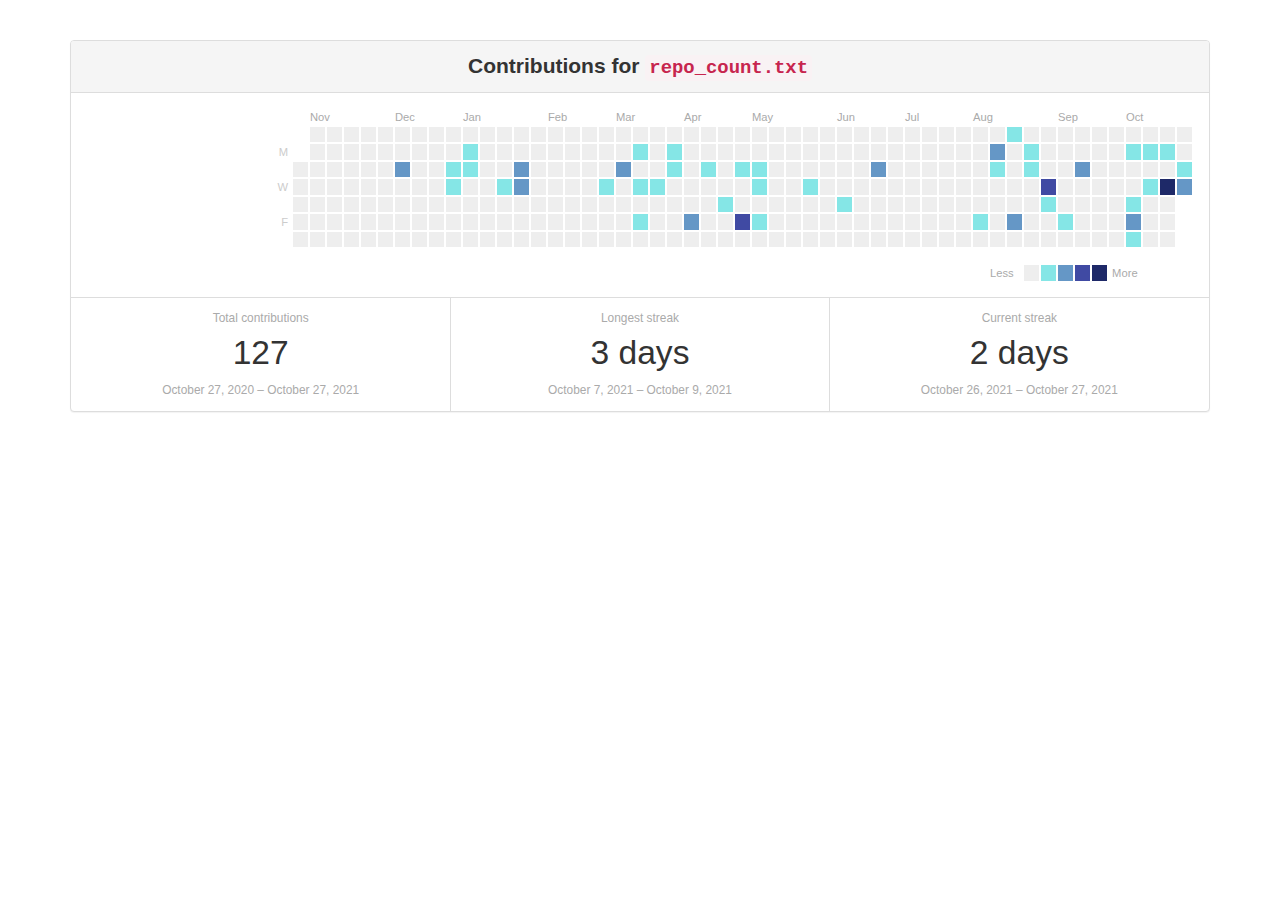
<file: test.html>
<html>

<head>
  <link rel="stylesheet" href="https://maxcdn.bootstrapcdn.com/bootstrap/3.3.4/css/bootstrap.min.css">
  <link rel="stylesheet" href="contributions/static/style.css">
</head>

<body>
  <div class="container">
    <div class="panel panel-default">
      <div class="panel-heading">Contributions for <code>repo_count.txt</code></div>
      <div class="panel-body">
        <center>
        <div class="contributions-graph">
          <div class="calendar-row">
            <div class="cell weekday-heading contrib_empty"></div>
            <div class="cell contrib_empty"></div>
            <div class="cell month-heading contrib_empty">Nov</div>
            <div class="cell contrib_empty"></div>
            <div class="cell contrib_empty"></div>
            <div class="cell contrib_empty"></div>
            <div class="cell month-heading contrib_empty">Dec</div>
            <div class="cell contrib_empty"></div>
            <div class="cell contrib_empty"></div>
            <div class="cell month-heading contrib_empty">Jan</div>
            <div class="cell contrib_empty"></div>
            <div class="cell contrib_empty"></div>
            <div class="cell contrib_empty"></div>
            <div class="cell month-heading contrib_empty">Feb</div>
            <div class="cell contrib_empty"></div>
            <div class="cell contrib_empty"></div>
            <div class="cell month-heading contrib_empty">Mar</div>
            <div class="cell contrib_empty"></div>
            <div class="cell contrib_empty"></div>
            <div class="cell month-heading contrib_empty">Apr</div>
            <div class="cell contrib_empty"></div>
            <div class="cell contrib_empty"></div>
            <div class="cell month-heading contrib_empty">May</div>
            <div class="cell contrib_empty"></div>
            <div class="cell contrib_empty"></div>
            <div class="cell contrib_empty"></div>
            <div class="cell month-heading contrib_empty">Jun</div>
            <div class="cell contrib_empty"></div>
            <div class="cell contrib_empty"></div>
            <div class="cell month-heading contrib_empty">Jul</div>
            <div class="cell contrib_empty"></div>
            <div class="cell contrib_empty"></div>
            <div class="cell month-heading contrib_empty">Aug</div>
            <div class="cell contrib_empty"></div>
            <div class="cell contrib_empty"></div>
            <div class="cell contrib_empty"></div>
            <div class="cell month-heading contrib_empty">Sep</div>
            <div class="cell contrib_empty"></div>
            <div class="cell contrib_empty"></div>
            <div class="cell month-heading contrib_empty">Oct</div>
            <div class="cell contrib_empty"></div>
            <div class="cell contrib_empty"></div>
            </div>
          <div class="calendar-row">
            <div class="cell weekday-heading contrib_empty">
              
            </div>
            <div class="cell contrib_empty">
              <span><strong>No contributions</strong> on October 25, 2020</span>
            </div>
            <div class="cell contrib_grad0">
              <span><strong>No contributions</strong> on November 1, 2020</span>
            </div>
            <div class="cell contrib_grad0">
              <span><strong>No contributions</strong> on November 8, 2020</span>
            </div>
            <div class="cell contrib_grad0">
              <span><strong>No contributions</strong> on November 15, 2020</span>
            </div>
            <div class="cell contrib_grad0">
              <span><strong>No contributions</strong> on November 22, 2020</span>
            </div>
            <div class="cell contrib_grad0">
              <span><strong>No contributions</strong> on November 29, 2020</span>
            </div>
            <div class="cell contrib_grad0">
              <span><strong>No contributions</strong> on December 6, 2020</span>
            </div>
            <div class="cell contrib_grad0">
              <span><strong>No contributions</strong> on December 13, 2020</span>
            </div>
            <div class="cell contrib_grad0">
              <span><strong>No contributions</strong> on December 20, 2020</span>
            </div>
            <div class="cell contrib_grad0">
              <span><strong>No contributions</strong> on December 27, 2020</span>
            </div>
            <div class="cell contrib_grad0">
              <span><strong>No contributions</strong> on January 3, 2021</span>
            </div>
            <div class="cell contrib_grad0">
              <span><strong>No contributions</strong> on January 10, 2021</span>
            </div>
            <div class="cell contrib_grad0">
              <span><strong>No contributions</strong> on January 17, 2021</span>
            </div>
            <div class="cell contrib_grad0">
              <span><strong>No contributions</strong> on January 24, 2021</span>
            </div>
            <div class="cell contrib_grad0">
              <span><strong>No contributions</strong> on January 31, 2021</span>
            </div>
            <div class="cell contrib_grad0">
              <span><strong>No contributions</strong> on February 7, 2021</span>
            </div>
            <div class="cell contrib_grad0">
              <span><strong>No contributions</strong> on February 14, 2021</span>
            </div>
            <div class="cell contrib_grad0">
              <span><strong>No contributions</strong> on February 21, 2021</span>
            </div>
            <div class="cell contrib_grad0">
              <span><strong>No contributions</strong> on February 28, 2021</span>
            </div>
            <div class="cell contrib_grad0">
              <span><strong>No contributions</strong> on March 7, 2021</span>
            </div>
            <div class="cell contrib_grad0">
              <span><strong>No contributions</strong> on March 14, 2021</span>
            </div>
            <div class="cell contrib_grad0">
              <span><strong>No contributions</strong> on March 21, 2021</span>
            </div>
            <div class="cell contrib_grad0">
              <span><strong>No contributions</strong> on March 28, 2021</span>
            </div>
            <div class="cell contrib_grad0">
              <span><strong>No contributions</strong> on April 4, 2021</span>
            </div>
            <div class="cell contrib_grad0">
              <span><strong>No contributions</strong> on April 11, 2021</span>
            </div>
            <div class="cell contrib_grad0">
              <span><strong>No contributions</strong> on April 18, 2021</span>
            </div>
            <div class="cell contrib_grad0">
              <span><strong>No contributions</strong> on April 25, 2021</span>
            </div>
            <div class="cell contrib_grad0">
              <span><strong>No contributions</strong> on May 2, 2021</span>
            </div>
            <div class="cell contrib_grad0">
              <span><strong>No contributions</strong> on May 9, 2021</span>
            </div>
            <div class="cell contrib_grad0">
              <span><strong>No contributions</strong> on May 16, 2021</span>
            </div>
            <div class="cell contrib_grad0">
              <span><strong>No contributions</strong> on May 23, 2021</span>
            </div>
            <div class="cell contrib_grad0">
              <span><strong>No contributions</strong> on May 30, 2021</span>
            </div>
            <div class="cell contrib_grad0">
              <span><strong>No contributions</strong> on June 6, 2021</span>
            </div>
            <div class="cell contrib_grad0">
              <span><strong>No contributions</strong> on June 13, 2021</span>
            </div>
            <div class="cell contrib_grad0">
              <span><strong>No contributions</strong> on June 20, 2021</span>
            </div>
            <div class="cell contrib_grad0">
              <span><strong>No contributions</strong> on June 27, 2021</span>
            </div>
            <div class="cell contrib_grad0">
              <span><strong>No contributions</strong> on July 4, 2021</span>
            </div>
            <div class="cell contrib_grad0">
              <span><strong>No contributions</strong> on July 11, 2021</span>
            </div>
            <div class="cell contrib_grad0">
              <span><strong>No contributions</strong> on July 18, 2021</span>
            </div>
            <div class="cell contrib_grad0">
              <span><strong>No contributions</strong> on July 25, 2021</span>
            </div>
            <div class="cell contrib_grad0">
              <span><strong>No contributions</strong> on August 1, 2021</span>
            </div>
            <div class="cell contrib_grad0">
              <span><strong>No contributions</strong> on August 8, 2021</span>
            </div>
            <div class="cell contrib_grad1">
              <span><strong>1 contribution</strong> on August 15, 2021</span>
            </div>
            <div class="cell contrib_grad0">
              <span><strong>No contributions</strong> on August 22, 2021</span>
            </div>
            <div class="cell contrib_grad0">
              <span><strong>No contributions</strong> on August 29, 2021</span>
            </div>
            <div class="cell contrib_grad0">
              <span><strong>No contributions</strong> on September 5, 2021</span>
            </div>
            <div class="cell contrib_grad0">
              <span><strong>No contributions</strong> on September 12, 2021</span>
            </div>
            <div class="cell contrib_grad0">
              <span><strong>No contributions</strong> on September 19, 2021</span>
            </div>
            <div class="cell contrib_grad0">
              <span><strong>No contributions</strong> on September 26, 2021</span>
            </div>
            <div class="cell contrib_grad0">
              <span><strong>No contributions</strong> on October 3, 2021</span>
            </div>
            <div class="cell contrib_grad0">
              <span><strong>No contributions</strong> on October 10, 2021</span>
            </div>
            <div class="cell contrib_grad0">
              <span><strong>No contributions</strong> on October 17, 2021</span>
            </div>
            <div class="cell contrib_grad0">
              <span><strong>No contributions</strong> on October 24, 2021</span>
            </div>
            
          </div>
          <div class="calendar-row">
            <div class="cell weekday-heading contrib_empty">
              M
            </div>
            <div class="cell contrib_empty">
              <span><strong>No contributions</strong> on October 26, 2020</span>
            </div>
            <div class="cell contrib_grad0">
              <span><strong>No contributions</strong> on November 2, 2020</span>
            </div>
            <div class="cell contrib_grad0">
              <span><strong>No contributions</strong> on November 9, 2020</span>
            </div>
            <div class="cell contrib_grad0">
              <span><strong>No contributions</strong> on November 16, 2020</span>
            </div>
            <div class="cell contrib_grad0">
              <span><strong>No contributions</strong> on November 23, 2020</span>
            </div>
            <div class="cell contrib_grad0">
              <span><strong>No contributions</strong> on November 30, 2020</span>
            </div>
            <div class="cell contrib_grad0">
              <span><strong>No contributions</strong> on December 7, 2020</span>
            </div>
            <div class="cell contrib_grad0">
              <span><strong>No contributions</strong> on December 14, 2020</span>
            </div>
            <div class="cell contrib_grad0">
              <span><strong>No contributions</strong> on December 21, 2020</span>
            </div>
            <div class="cell contrib_grad0">
              <span><strong>No contributions</strong> on December 28, 2020</span>
            </div>
            <div class="cell contrib_grad1">
              <span><strong>1 contribution</strong> on January 4, 2021</span>
            </div>
            <div class="cell contrib_grad0">
              <span><strong>No contributions</strong> on January 11, 2021</span>
            </div>
            <div class="cell contrib_grad0">
              <span><strong>No contributions</strong> on January 18, 2021</span>
            </div>
            <div class="cell contrib_grad0">
              <span><strong>No contributions</strong> on January 25, 2021</span>
            </div>
            <div class="cell contrib_grad0">
              <span><strong>No contributions</strong> on February 1, 2021</span>
            </div>
            <div class="cell contrib_grad0">
              <span><strong>No contributions</strong> on February 8, 2021</span>
            </div>
            <div class="cell contrib_grad0">
              <span><strong>No contributions</strong> on February 15, 2021</span>
            </div>
            <div class="cell contrib_grad0">
              <span><strong>No contributions</strong> on February 22, 2021</span>
            </div>
            <div class="cell contrib_grad0">
              <span><strong>No contributions</strong> on March 1, 2021</span>
            </div>
            <div class="cell contrib_grad0">
              <span><strong>No contributions</strong> on March 8, 2021</span>
            </div>
            <div class="cell contrib_grad1">
              <span><strong>1 contribution</strong> on March 15, 2021</span>
            </div>
            <div class="cell contrib_grad0">
              <span><strong>No contributions</strong> on March 22, 2021</span>
            </div>
            <div class="cell contrib_grad1">
              <span><strong>3 contributions</strong> on March 29, 2021</span>
            </div>
            <div class="cell contrib_grad0">
              <span><strong>No contributions</strong> on April 5, 2021</span>
            </div>
            <div class="cell contrib_grad0">
              <span><strong>No contributions</strong> on April 12, 2021</span>
            </div>
            <div class="cell contrib_grad0">
              <span><strong>No contributions</strong> on April 19, 2021</span>
            </div>
            <div class="cell contrib_grad0">
              <span><strong>No contributions</strong> on April 26, 2021</span>
            </div>
            <div class="cell contrib_grad0">
              <span><strong>No contributions</strong> on May 3, 2021</span>
            </div>
            <div class="cell contrib_grad0">
              <span><strong>No contributions</strong> on May 10, 2021</span>
            </div>
            <div class="cell contrib_grad0">
              <span><strong>No contributions</strong> on May 17, 2021</span>
            </div>
            <div class="cell contrib_grad0">
              <span><strong>No contributions</strong> on May 24, 2021</span>
            </div>
            <div class="cell contrib_grad0">
              <span><strong>No contributions</strong> on May 31, 2021</span>
            </div>
            <div class="cell contrib_grad0">
              <span><strong>No contributions</strong> on June 7, 2021</span>
            </div>
            <div class="cell contrib_grad0">
              <span><strong>No contributions</strong> on June 14, 2021</span>
            </div>
            <div class="cell contrib_grad0">
              <span><strong>No contributions</strong> on June 21, 2021</span>
            </div>
            <div class="cell contrib_grad0">
              <span><strong>No contributions</strong> on June 28, 2021</span>
            </div>
            <div class="cell contrib_grad0">
              <span><strong>No contributions</strong> on July 5, 2021</span>
            </div>
            <div class="cell contrib_grad0">
              <span><strong>No contributions</strong> on July 12, 2021</span>
            </div>
            <div class="cell contrib_grad0">
              <span><strong>No contributions</strong> on July 19, 2021</span>
            </div>
            <div class="cell contrib_grad0">
              <span><strong>No contributions</strong> on July 26, 2021</span>
            </div>
            <div class="cell contrib_grad0">
              <span><strong>No contributions</strong> on August 2, 2021</span>
            </div>
            <div class="cell contrib_grad2">
              <span><strong>4 contributions</strong> on August 9, 2021</span>
            </div>
            <div class="cell contrib_grad0">
              <span><strong>No contributions</strong> on August 16, 2021</span>
            </div>
            <div class="cell contrib_grad1">
              <span><strong>2 contributions</strong> on August 23, 2021</span>
            </div>
            <div class="cell contrib_grad0">
              <span><strong>No contributions</strong> on August 30, 2021</span>
            </div>
            <div class="cell contrib_grad0">
              <span><strong>No contributions</strong> on September 6, 2021</span>
            </div>
            <div class="cell contrib_grad0">
              <span><strong>No contributions</strong> on September 13, 2021</span>
            </div>
            <div class="cell contrib_grad0">
              <span><strong>No contributions</strong> on September 20, 2021</span>
            </div>
            <div class="cell contrib_grad0">
              <span><strong>No contributions</strong> on September 27, 2021</span>
            </div>
            <div class="cell contrib_grad1">
              <span><strong>1 contribution</strong> on October 4, 2021</span>
            </div>
            <div class="cell contrib_grad1">
              <span><strong>2 contributions</strong> on October 11, 2021</span>
            </div>
            <div class="cell contrib_grad1">
              <span><strong>1 contribution</strong> on October 18, 2021</span>
            </div>
            <div class="cell contrib_grad0">
              <span><strong>No contributions</strong> on October 25, 2021</span>
            </div>
            
          </div>
          <div class="calendar-row">
            <div class="cell weekday-heading contrib_empty">
              
            </div>
            <div class="cell contrib_grad0">
              <span><strong>No contributions</strong> on October 27, 2020</span>
            </div>
            <div class="cell contrib_grad0">
              <span><strong>No contributions</strong> on November 3, 2020</span>
            </div>
            <div class="cell contrib_grad0">
              <span><strong>No contributions</strong> on November 10, 2020</span>
            </div>
            <div class="cell contrib_grad0">
              <span><strong>No contributions</strong> on November 17, 2020</span>
            </div>
            <div class="cell contrib_grad0">
              <span><strong>No contributions</strong> on November 24, 2020</span>
            </div>
            <div class="cell contrib_grad0">
              <span><strong>No contributions</strong> on December 1, 2020</span>
            </div>
            <div class="cell contrib_grad2">
              <span><strong>4 contributions</strong> on December 8, 2020</span>
            </div>
            <div class="cell contrib_grad0">
              <span><strong>No contributions</strong> on December 15, 2020</span>
            </div>
            <div class="cell contrib_grad0">
              <span><strong>No contributions</strong> on December 22, 2020</span>
            </div>
            <div class="cell contrib_grad1">
              <span><strong>1 contribution</strong> on December 29, 2020</span>
            </div>
            <div class="cell contrib_grad1">
              <span><strong>1 contribution</strong> on January 5, 2021</span>
            </div>
            <div class="cell contrib_grad0">
              <span><strong>No contributions</strong> on January 12, 2021</span>
            </div>
            <div class="cell contrib_grad0">
              <span><strong>No contributions</strong> on January 19, 2021</span>
            </div>
            <div class="cell contrib_grad2">
              <span><strong>5 contributions</strong> on January 26, 2021</span>
            </div>
            <div class="cell contrib_grad0">
              <span><strong>No contributions</strong> on February 2, 2021</span>
            </div>
            <div class="cell contrib_grad0">
              <span><strong>No contributions</strong> on February 9, 2021</span>
            </div>
            <div class="cell contrib_grad0">
              <span><strong>No contributions</strong> on February 16, 2021</span>
            </div>
            <div class="cell contrib_grad0">
              <span><strong>No contributions</strong> on February 23, 2021</span>
            </div>
            <div class="cell contrib_grad0">
              <span><strong>No contributions</strong> on March 2, 2021</span>
            </div>
            <div class="cell contrib_grad2">
              <span><strong>5 contributions</strong> on March 9, 2021</span>
            </div>
            <div class="cell contrib_grad0">
              <span><strong>No contributions</strong> on March 16, 2021</span>
            </div>
            <div class="cell contrib_grad0">
              <span><strong>No contributions</strong> on March 23, 2021</span>
            </div>
            <div class="cell contrib_grad1">
              <span><strong>1 contribution</strong> on March 30, 2021</span>
            </div>
            <div class="cell contrib_grad0">
              <span><strong>No contributions</strong> on April 6, 2021</span>
            </div>
            <div class="cell contrib_grad1">
              <span><strong>3 contributions</strong> on April 13, 2021</span>
            </div>
            <div class="cell contrib_grad0">
              <span><strong>No contributions</strong> on April 20, 2021</span>
            </div>
            <div class="cell contrib_grad1">
              <span><strong>2 contributions</strong> on April 27, 2021</span>
            </div>
            <div class="cell contrib_grad1">
              <span><strong>2 contributions</strong> on May 4, 2021</span>
            </div>
            <div class="cell contrib_grad0">
              <span><strong>No contributions</strong> on May 11, 2021</span>
            </div>
            <div class="cell contrib_grad0">
              <span><strong>No contributions</strong> on May 18, 2021</span>
            </div>
            <div class="cell contrib_grad0">
              <span><strong>No contributions</strong> on May 25, 2021</span>
            </div>
            <div class="cell contrib_grad0">
              <span><strong>No contributions</strong> on June 1, 2021</span>
            </div>
            <div class="cell contrib_grad0">
              <span><strong>No contributions</strong> on June 8, 2021</span>
            </div>
            <div class="cell contrib_grad0">
              <span><strong>No contributions</strong> on June 15, 2021</span>
            </div>
            <div class="cell contrib_grad2">
              <span><strong>6 contributions</strong> on June 22, 2021</span>
            </div>
            <div class="cell contrib_grad0">
              <span><strong>No contributions</strong> on June 29, 2021</span>
            </div>
            <div class="cell contrib_grad0">
              <span><strong>No contributions</strong> on July 6, 2021</span>
            </div>
            <div class="cell contrib_grad0">
              <span><strong>No contributions</strong> on July 13, 2021</span>
            </div>
            <div class="cell contrib_grad0">
              <span><strong>No contributions</strong> on July 20, 2021</span>
            </div>
            <div class="cell contrib_grad0">
              <span><strong>No contributions</strong> on July 27, 2021</span>
            </div>
            <div class="cell contrib_grad0">
              <span><strong>No contributions</strong> on August 3, 2021</span>
            </div>
            <div class="cell contrib_grad1">
              <span><strong>1 contribution</strong> on August 10, 2021</span>
            </div>
            <div class="cell contrib_grad0">
              <span><strong>No contributions</strong> on August 17, 2021</span>
            </div>
            <div class="cell contrib_grad1">
              <span><strong>3 contributions</strong> on August 24, 2021</span>
            </div>
            <div class="cell contrib_grad0">
              <span><strong>No contributions</strong> on August 31, 2021</span>
            </div>
            <div class="cell contrib_grad0">
              <span><strong>No contributions</strong> on September 7, 2021</span>
            </div>
            <div class="cell contrib_grad2">
              <span><strong>4 contributions</strong> on September 14, 2021</span>
            </div>
            <div class="cell contrib_grad0">
              <span><strong>No contributions</strong> on September 21, 2021</span>
            </div>
            <div class="cell contrib_grad0">
              <span><strong>No contributions</strong> on September 28, 2021</span>
            </div>
            <div class="cell contrib_grad0">
              <span><strong>No contributions</strong> on October 5, 2021</span>
            </div>
            <div class="cell contrib_grad0">
              <span><strong>No contributions</strong> on October 12, 2021</span>
            </div>
            <div class="cell contrib_grad0">
              <span><strong>No contributions</strong> on October 19, 2021</span>
            </div>
            <div class="cell contrib_grad1">
              <span><strong>2 contributions</strong> on October 26, 2021</span>
            </div>
            
          </div>
          <div class="calendar-row">
            <div class="cell weekday-heading contrib_empty">
              W
            </div>
            <div class="cell contrib_grad0">
              <span><strong>No contributions</strong> on October 28, 2020</span>
            </div>
            <div class="cell contrib_grad0">
              <span><strong>No contributions</strong> on November 4, 2020</span>
            </div>
            <div class="cell contrib_grad0">
              <span><strong>No contributions</strong> on November 11, 2020</span>
            </div>
            <div class="cell contrib_grad0">
              <span><strong>No contributions</strong> on November 18, 2020</span>
            </div>
            <div class="cell contrib_grad0">
              <span><strong>No contributions</strong> on November 25, 2020</span>
            </div>
            <div class="cell contrib_grad0">
              <span><strong>No contributions</strong> on December 2, 2020</span>
            </div>
            <div class="cell contrib_grad0">
              <span><strong>No contributions</strong> on December 9, 2020</span>
            </div>
            <div class="cell contrib_grad0">
              <span><strong>No contributions</strong> on December 16, 2020</span>
            </div>
            <div class="cell contrib_grad0">
              <span><strong>No contributions</strong> on December 23, 2020</span>
            </div>
            <div class="cell contrib_grad1">
              <span><strong>2 contributions</strong> on December 30, 2020</span>
            </div>
            <div class="cell contrib_grad0">
              <span><strong>No contributions</strong> on January 6, 2021</span>
            </div>
            <div class="cell contrib_grad0">
              <span><strong>No contributions</strong> on January 13, 2021</span>
            </div>
            <div class="cell contrib_grad1">
              <span><strong>1 contribution</strong> on January 20, 2021</span>
            </div>
            <div class="cell contrib_grad2">
              <span><strong>5 contributions</strong> on January 27, 2021</span>
            </div>
            <div class="cell contrib_grad0">
              <span><strong>No contributions</strong> on February 3, 2021</span>
            </div>
            <div class="cell contrib_grad0">
              <span><strong>No contributions</strong> on February 10, 2021</span>
            </div>
            <div class="cell contrib_grad0">
              <span><strong>No contributions</strong> on February 17, 2021</span>
            </div>
            <div class="cell contrib_grad0">
              <span><strong>No contributions</strong> on February 24, 2021</span>
            </div>
            <div class="cell contrib_grad1">
              <span><strong>1 contribution</strong> on March 3, 2021</span>
            </div>
            <div class="cell contrib_grad0">
              <span><strong>No contributions</strong> on March 10, 2021</span>
            </div>
            <div class="cell contrib_grad1">
              <span><strong>1 contribution</strong> on March 17, 2021</span>
            </div>
            <div class="cell contrib_grad1">
              <span><strong>1 contribution</strong> on March 24, 2021</span>
            </div>
            <div class="cell contrib_grad0">
              <span><strong>No contributions</strong> on March 31, 2021</span>
            </div>
            <div class="cell contrib_grad0">
              <span><strong>No contributions</strong> on April 7, 2021</span>
            </div>
            <div class="cell contrib_grad0">
              <span><strong>No contributions</strong> on April 14, 2021</span>
            </div>
            <div class="cell contrib_grad0">
              <span><strong>No contributions</strong> on April 21, 2021</span>
            </div>
            <div class="cell contrib_grad0">
              <span><strong>No contributions</strong> on April 28, 2021</span>
            </div>
            <div class="cell contrib_grad1">
              <span><strong>2 contributions</strong> on May 5, 2021</span>
            </div>
            <div class="cell contrib_grad0">
              <span><strong>No contributions</strong> on May 12, 2021</span>
            </div>
            <div class="cell contrib_grad0">
              <span><strong>No contributions</strong> on May 19, 2021</span>
            </div>
            <div class="cell contrib_grad1">
              <span><strong>1 contribution</strong> on May 26, 2021</span>
            </div>
            <div class="cell contrib_grad0">
              <span><strong>No contributions</strong> on June 2, 2021</span>
            </div>
            <div class="cell contrib_grad0">
              <span><strong>No contributions</strong> on June 9, 2021</span>
            </div>
            <div class="cell contrib_grad0">
              <span><strong>No contributions</strong> on June 16, 2021</span>
            </div>
            <div class="cell contrib_grad0">
              <span><strong>No contributions</strong> on June 23, 2021</span>
            </div>
            <div class="cell contrib_grad0">
              <span><strong>No contributions</strong> on June 30, 2021</span>
            </div>
            <div class="cell contrib_grad0">
              <span><strong>No contributions</strong> on July 7, 2021</span>
            </div>
            <div class="cell contrib_grad0">
              <span><strong>No contributions</strong> on July 14, 2021</span>
            </div>
            <div class="cell contrib_grad0">
              <span><strong>No contributions</strong> on July 21, 2021</span>
            </div>
            <div class="cell contrib_grad0">
              <span><strong>No contributions</strong> on July 28, 2021</span>
            </div>
            <div class="cell contrib_grad0">
              <span><strong>No contributions</strong> on August 4, 2021</span>
            </div>
            <div class="cell contrib_grad0">
              <span><strong>No contributions</strong> on August 11, 2021</span>
            </div>
            <div class="cell contrib_grad0">
              <span><strong>No contributions</strong> on August 18, 2021</span>
            </div>
            <div class="cell contrib_grad0">
              <span><strong>No contributions</strong> on August 25, 2021</span>
            </div>
            <div class="cell contrib_grad3">
              <span><strong>7 contributions</strong> on September 1, 2021</span>
            </div>
            <div class="cell contrib_grad0">
              <span><strong>No contributions</strong> on September 8, 2021</span>
            </div>
            <div class="cell contrib_grad0">
              <span><strong>No contributions</strong> on September 15, 2021</span>
            </div>
            <div class="cell contrib_grad0">
              <span><strong>No contributions</strong> on September 22, 2021</span>
            </div>
            <div class="cell contrib_grad0">
              <span><strong>No contributions</strong> on September 29, 2021</span>
            </div>
            <div class="cell contrib_grad0">
              <span><strong>No contributions</strong> on October 6, 2021</span>
            </div>
            <div class="cell contrib_grad1">
              <span><strong>1 contribution</strong> on October 13, 2021</span>
            </div>
            <div class="cell contrib_grad4">
              <span><strong>13 contributions</strong> on October 20, 2021</span>
            </div>
            <div class="cell contrib_grad2">
              <span><strong>5 contributions</strong> on October 27, 2021</span>
            </div>
            
          </div>
          <div class="calendar-row">
            <div class="cell weekday-heading contrib_empty">
              
            </div>
            <div class="cell contrib_grad0">
              <span><strong>No contributions</strong> on October 29, 2020</span>
            </div>
            <div class="cell contrib_grad0">
              <span><strong>No contributions</strong> on November 5, 2020</span>
            </div>
            <div class="cell contrib_grad0">
              <span><strong>No contributions</strong> on November 12, 2020</span>
            </div>
            <div class="cell contrib_grad0">
              <span><strong>No contributions</strong> on November 19, 2020</span>
            </div>
            <div class="cell contrib_grad0">
              <span><strong>No contributions</strong> on November 26, 2020</span>
            </div>
            <div class="cell contrib_grad0">
              <span><strong>No contributions</strong> on December 3, 2020</span>
            </div>
            <div class="cell contrib_grad0">
              <span><strong>No contributions</strong> on December 10, 2020</span>
            </div>
            <div class="cell contrib_grad0">
              <span><strong>No contributions</strong> on December 17, 2020</span>
            </div>
            <div class="cell contrib_grad0">
              <span><strong>No contributions</strong> on December 24, 2020</span>
            </div>
            <div class="cell contrib_grad0">
              <span><strong>No contributions</strong> on December 31, 2020</span>
            </div>
            <div class="cell contrib_grad0">
              <span><strong>No contributions</strong> on January 7, 2021</span>
            </div>
            <div class="cell contrib_grad0">
              <span><strong>No contributions</strong> on January 14, 2021</span>
            </div>
            <div class="cell contrib_grad0">
              <span><strong>No contributions</strong> on January 21, 2021</span>
            </div>
            <div class="cell contrib_grad0">
              <span><strong>No contributions</strong> on January 28, 2021</span>
            </div>
            <div class="cell contrib_grad0">
              <span><strong>No contributions</strong> on February 4, 2021</span>
            </div>
            <div class="cell contrib_grad0">
              <span><strong>No contributions</strong> on February 11, 2021</span>
            </div>
            <div class="cell contrib_grad0">
              <span><strong>No contributions</strong> on February 18, 2021</span>
            </div>
            <div class="cell contrib_grad0">
              <span><strong>No contributions</strong> on February 25, 2021</span>
            </div>
            <div class="cell contrib_grad0">
              <span><strong>No contributions</strong> on March 4, 2021</span>
            </div>
            <div class="cell contrib_grad0">
              <span><strong>No contributions</strong> on March 11, 2021</span>
            </div>
            <div class="cell contrib_grad0">
              <span><strong>No contributions</strong> on March 18, 2021</span>
            </div>
            <div class="cell contrib_grad0">
              <span><strong>No contributions</strong> on March 25, 2021</span>
            </div>
            <div class="cell contrib_grad0">
              <span><strong>No contributions</strong> on April 1, 2021</span>
            </div>
            <div class="cell contrib_grad0">
              <span><strong>No contributions</strong> on April 8, 2021</span>
            </div>
            <div class="cell contrib_grad0">
              <span><strong>No contributions</strong> on April 15, 2021</span>
            </div>
            <div class="cell contrib_grad1">
              <span><strong>1 contribution</strong> on April 22, 2021</span>
            </div>
            <div class="cell contrib_grad0">
              <span><strong>No contributions</strong> on April 29, 2021</span>
            </div>
            <div class="cell contrib_grad0">
              <span><strong>No contributions</strong> on May 6, 2021</span>
            </div>
            <div class="cell contrib_grad0">
              <span><strong>No contributions</strong> on May 13, 2021</span>
            </div>
            <div class="cell contrib_grad0">
              <span><strong>No contributions</strong> on May 20, 2021</span>
            </div>
            <div class="cell contrib_grad0">
              <span><strong>No contributions</strong> on May 27, 2021</span>
            </div>
            <div class="cell contrib_grad0">
              <span><strong>No contributions</strong> on June 3, 2021</span>
            </div>
            <div class="cell contrib_grad1">
              <span><strong>2 contributions</strong> on June 10, 2021</span>
            </div>
            <div class="cell contrib_grad0">
              <span><strong>No contributions</strong> on June 17, 2021</span>
            </div>
            <div class="cell contrib_grad0">
              <span><strong>No contributions</strong> on June 24, 2021</span>
            </div>
            <div class="cell contrib_grad0">
              <span><strong>No contributions</strong> on July 1, 2021</span>
            </div>
            <div class="cell contrib_grad0">
              <span><strong>No contributions</strong> on July 8, 2021</span>
            </div>
            <div class="cell contrib_grad0">
              <span><strong>No contributions</strong> on July 15, 2021</span>
            </div>
            <div class="cell contrib_grad0">
              <span><strong>No contributions</strong> on July 22, 2021</span>
            </div>
            <div class="cell contrib_grad0">
              <span><strong>No contributions</strong> on July 29, 2021</span>
            </div>
            <div class="cell contrib_grad0">
              <span><strong>No contributions</strong> on August 5, 2021</span>
            </div>
            <div class="cell contrib_grad0">
              <span><strong>No contributions</strong> on August 12, 2021</span>
            </div>
            <div class="cell contrib_grad0">
              <span><strong>No contributions</strong> on August 19, 2021</span>
            </div>
            <div class="cell contrib_grad0">
              <span><strong>No contributions</strong> on August 26, 2021</span>
            </div>
            <div class="cell contrib_grad1">
              <span><strong>1 contribution</strong> on September 2, 2021</span>
            </div>
            <div class="cell contrib_grad0">
              <span><strong>No contributions</strong> on September 9, 2021</span>
            </div>
            <div class="cell contrib_grad0">
              <span><strong>No contributions</strong> on September 16, 2021</span>
            </div>
            <div class="cell contrib_grad0">
              <span><strong>No contributions</strong> on September 23, 2021</span>
            </div>
            <div class="cell contrib_grad0">
              <span><strong>No contributions</strong> on September 30, 2021</span>
            </div>
            <div class="cell contrib_grad1">
              <span><strong>3 contributions</strong> on October 7, 2021</span>
            </div>
            <div class="cell contrib_grad0">
              <span><strong>No contributions</strong> on October 14, 2021</span>
            </div>
            <div class="cell contrib_grad0">
              <span><strong>No contributions</strong> on October 21, 2021</span>
            </div>
            <div class="cell contrib_empty">
              <span><strong>No contributions</strong> on October 28, 2021</span>
            </div>
            
          </div>
          <div class="calendar-row">
            <div class="cell weekday-heading contrib_empty">
              F
            </div>
            <div class="cell contrib_grad0">
              <span><strong>No contributions</strong> on October 30, 2020</span>
            </div>
            <div class="cell contrib_grad0">
              <span><strong>No contributions</strong> on November 6, 2020</span>
            </div>
            <div class="cell contrib_grad0">
              <span><strong>No contributions</strong> on November 13, 2020</span>
            </div>
            <div class="cell contrib_grad0">
              <span><strong>No contributions</strong> on November 20, 2020</span>
            </div>
            <div class="cell contrib_grad0">
              <span><strong>No contributions</strong> on November 27, 2020</span>
            </div>
            <div class="cell contrib_grad0">
              <span><strong>No contributions</strong> on December 4, 2020</span>
            </div>
            <div class="cell contrib_grad0">
              <span><strong>No contributions</strong> on December 11, 2020</span>
            </div>
            <div class="cell contrib_grad0">
              <span><strong>No contributions</strong> on December 18, 2020</span>
            </div>
            <div class="cell contrib_grad0">
              <span><strong>No contributions</strong> on December 25, 2020</span>
            </div>
            <div class="cell contrib_grad0">
              <span><strong>No contributions</strong> on January 1, 2021</span>
            </div>
            <div class="cell contrib_grad0">
              <span><strong>No contributions</strong> on January 8, 2021</span>
            </div>
            <div class="cell contrib_grad0">
              <span><strong>No contributions</strong> on January 15, 2021</span>
            </div>
            <div class="cell contrib_grad0">
              <span><strong>No contributions</strong> on January 22, 2021</span>
            </div>
            <div class="cell contrib_grad0">
              <span><strong>No contributions</strong> on January 29, 2021</span>
            </div>
            <div class="cell contrib_grad0">
              <span><strong>No contributions</strong> on February 5, 2021</span>
            </div>
            <div class="cell contrib_grad0">
              <span><strong>No contributions</strong> on February 12, 2021</span>
            </div>
            <div class="cell contrib_grad0">
              <span><strong>No contributions</strong> on February 19, 2021</span>
            </div>
            <div class="cell contrib_grad0">
              <span><strong>No contributions</strong> on February 26, 2021</span>
            </div>
            <div class="cell contrib_grad0">
              <span><strong>No contributions</strong> on March 5, 2021</span>
            </div>
            <div class="cell contrib_grad0">
              <span><strong>No contributions</strong> on March 12, 2021</span>
            </div>
            <div class="cell contrib_grad1">
              <span><strong>1 contribution</strong> on March 19, 2021</span>
            </div>
            <div class="cell contrib_grad0">
              <span><strong>No contributions</strong> on March 26, 2021</span>
            </div>
            <div class="cell contrib_grad0">
              <span><strong>No contributions</strong> on April 2, 2021</span>
            </div>
            <div class="cell contrib_grad2">
              <span><strong>4 contributions</strong> on April 9, 2021</span>
            </div>
            <div class="cell contrib_grad0">
              <span><strong>No contributions</strong> on April 16, 2021</span>
            </div>
            <div class="cell contrib_grad0">
              <span><strong>No contributions</strong> on April 23, 2021</span>
            </div>
            <div class="cell contrib_grad3">
              <span><strong>7 contributions</strong> on April 30, 2021</span>
            </div>
            <div class="cell contrib_grad1">
              <span><strong>1 contribution</strong> on May 7, 2021</span>
            </div>
            <div class="cell contrib_grad0">
              <span><strong>No contributions</strong> on May 14, 2021</span>
            </div>
            <div class="cell contrib_grad0">
              <span><strong>No contributions</strong> on May 21, 2021</span>
            </div>
            <div class="cell contrib_grad0">
              <span><strong>No contributions</strong> on May 28, 2021</span>
            </div>
            <div class="cell contrib_grad0">
              <span><strong>No contributions</strong> on June 4, 2021</span>
            </div>
            <div class="cell contrib_grad0">
              <span><strong>No contributions</strong> on June 11, 2021</span>
            </div>
            <div class="cell contrib_grad0">
              <span><strong>No contributions</strong> on June 18, 2021</span>
            </div>
            <div class="cell contrib_grad0">
              <span><strong>No contributions</strong> on June 25, 2021</span>
            </div>
            <div class="cell contrib_grad0">
              <span><strong>No contributions</strong> on July 2, 2021</span>
            </div>
            <div class="cell contrib_grad0">
              <span><strong>No contributions</strong> on July 9, 2021</span>
            </div>
            <div class="cell contrib_grad0">
              <span><strong>No contributions</strong> on July 16, 2021</span>
            </div>
            <div class="cell contrib_grad0">
              <span><strong>No contributions</strong> on July 23, 2021</span>
            </div>
            <div class="cell contrib_grad0">
              <span><strong>No contributions</strong> on July 30, 2021</span>
            </div>
            <div class="cell contrib_grad1">
              <span><strong>1 contribution</strong> on August 6, 2021</span>
            </div>
            <div class="cell contrib_grad0">
              <span><strong>No contributions</strong> on August 13, 2021</span>
            </div>
            <div class="cell contrib_grad2">
              <span><strong>4 contributions</strong> on August 20, 2021</span>
            </div>
            <div class="cell contrib_grad0">
              <span><strong>No contributions</strong> on August 27, 2021</span>
            </div>
            <div class="cell contrib_grad0">
              <span><strong>No contributions</strong> on September 3, 2021</span>
            </div>
            <div class="cell contrib_grad1">
              <span><strong>1 contribution</strong> on September 10, 2021</span>
            </div>
            <div class="cell contrib_grad0">
              <span><strong>No contributions</strong> on September 17, 2021</span>
            </div>
            <div class="cell contrib_grad0">
              <span><strong>No contributions</strong> on September 24, 2021</span>
            </div>
            <div class="cell contrib_grad0">
              <span><strong>No contributions</strong> on October 1, 2021</span>
            </div>
            <div class="cell contrib_grad2">
              <span><strong>4 contributions</strong> on October 8, 2021</span>
            </div>
            <div class="cell contrib_grad0">
              <span><strong>No contributions</strong> on October 15, 2021</span>
            </div>
            <div class="cell contrib_grad0">
              <span><strong>No contributions</strong> on October 22, 2021</span>
            </div>
            <div class="cell contrib_empty">
              <span><strong>No contributions</strong> on October 29, 2021</span>
            </div>
            
          </div>
          <div class="calendar-row">
            <div class="cell weekday-heading contrib_empty">
              
            </div>
            <div class="cell contrib_grad0">
              <span><strong>No contributions</strong> on October 31, 2020</span>
            </div>
            <div class="cell contrib_grad0">
              <span><strong>No contributions</strong> on November 7, 2020</span>
            </div>
            <div class="cell contrib_grad0">
              <span><strong>No contributions</strong> on November 14, 2020</span>
            </div>
            <div class="cell contrib_grad0">
              <span><strong>No contributions</strong> on November 21, 2020</span>
            </div>
            <div class="cell contrib_grad0">
              <span><strong>No contributions</strong> on November 28, 2020</span>
            </div>
            <div class="cell contrib_grad0">
              <span><strong>No contributions</strong> on December 5, 2020</span>
            </div>
            <div class="cell contrib_grad0">
              <span><strong>No contributions</strong> on December 12, 2020</span>
            </div>
            <div class="cell contrib_grad0">
              <span><strong>No contributions</strong> on December 19, 2020</span>
            </div>
            <div class="cell contrib_grad0">
              <span><strong>No contributions</strong> on December 26, 2020</span>
            </div>
            <div class="cell contrib_grad0">
              <span><strong>No contributions</strong> on January 2, 2021</span>
            </div>
            <div class="cell contrib_grad0">
              <span><strong>No contributions</strong> on January 9, 2021</span>
            </div>
            <div class="cell contrib_grad0">
              <span><strong>No contributions</strong> on January 16, 2021</span>
            </div>
            <div class="cell contrib_grad0">
              <span><strong>No contributions</strong> on January 23, 2021</span>
            </div>
            <div class="cell contrib_grad0">
              <span><strong>No contributions</strong> on January 30, 2021</span>
            </div>
            <div class="cell contrib_grad0">
              <span><strong>No contributions</strong> on February 6, 2021</span>
            </div>
            <div class="cell contrib_grad0">
              <span><strong>No contributions</strong> on February 13, 2021</span>
            </div>
            <div class="cell contrib_grad0">
              <span><strong>No contributions</strong> on February 20, 2021</span>
            </div>
            <div class="cell contrib_grad0">
              <span><strong>No contributions</strong> on February 27, 2021</span>
            </div>
            <div class="cell contrib_grad0">
              <span><strong>No contributions</strong> on March 6, 2021</span>
            </div>
            <div class="cell contrib_grad0">
              <span><strong>No contributions</strong> on March 13, 2021</span>
            </div>
            <div class="cell contrib_grad0">
              <span><strong>No contributions</strong> on March 20, 2021</span>
            </div>
            <div class="cell contrib_grad0">
              <span><strong>No contributions</strong> on March 27, 2021</span>
            </div>
            <div class="cell contrib_grad0">
              <span><strong>No contributions</strong> on April 3, 2021</span>
            </div>
            <div class="cell contrib_grad0">
              <span><strong>No contributions</strong> on April 10, 2021</span>
            </div>
            <div class="cell contrib_grad0">
              <span><strong>No contributions</strong> on April 17, 2021</span>
            </div>
            <div class="cell contrib_grad0">
              <span><strong>No contributions</strong> on April 24, 2021</span>
            </div>
            <div class="cell contrib_grad0">
              <span><strong>No contributions</strong> on May 1, 2021</span>
            </div>
            <div class="cell contrib_grad0">
              <span><strong>No contributions</strong> on May 8, 2021</span>
            </div>
            <div class="cell contrib_grad0">
              <span><strong>No contributions</strong> on May 15, 2021</span>
            </div>
            <div class="cell contrib_grad0">
              <span><strong>No contributions</strong> on May 22, 2021</span>
            </div>
            <div class="cell contrib_grad0">
              <span><strong>No contributions</strong> on May 29, 2021</span>
            </div>
            <div class="cell contrib_grad0">
              <span><strong>No contributions</strong> on June 5, 2021</span>
            </div>
            <div class="cell contrib_grad0">
              <span><strong>No contributions</strong> on June 12, 2021</span>
            </div>
            <div class="cell contrib_grad0">
              <span><strong>No contributions</strong> on June 19, 2021</span>
            </div>
            <div class="cell contrib_grad0">
              <span><strong>No contributions</strong> on June 26, 2021</span>
            </div>
            <div class="cell contrib_grad0">
              <span><strong>No contributions</strong> on July 3, 2021</span>
            </div>
            <div class="cell contrib_grad0">
              <span><strong>No contributions</strong> on July 10, 2021</span>
            </div>
            <div class="cell contrib_grad0">
              <span><strong>No contributions</strong> on July 17, 2021</span>
            </div>
            <div class="cell contrib_grad0">
              <span><strong>No contributions</strong> on July 24, 2021</span>
            </div>
            <div class="cell contrib_grad0">
              <span><strong>No contributions</strong> on July 31, 2021</span>
            </div>
            <div class="cell contrib_grad0">
              <span><strong>No contributions</strong> on August 7, 2021</span>
            </div>
            <div class="cell contrib_grad0">
              <span><strong>No contributions</strong> on August 14, 2021</span>
            </div>
            <div class="cell contrib_grad0">
              <span><strong>No contributions</strong> on August 21, 2021</span>
            </div>
            <div class="cell contrib_grad0">
              <span><strong>No contributions</strong> on August 28, 2021</span>
            </div>
            <div class="cell contrib_grad0">
              <span><strong>No contributions</strong> on September 4, 2021</span>
            </div>
            <div class="cell contrib_grad0">
              <span><strong>No contributions</strong> on September 11, 2021</span>
            </div>
            <div class="cell contrib_grad0">
              <span><strong>No contributions</strong> on September 18, 2021</span>
            </div>
            <div class="cell contrib_grad0">
              <span><strong>No contributions</strong> on September 25, 2021</span>
            </div>
            <div class="cell contrib_grad0">
              <span><strong>No contributions</strong> on October 2, 2021</span>
            </div>
            <div class="cell contrib_grad1">
              <span><strong>1 contribution</strong> on October 9, 2021</span>
            </div>
            <div class="cell contrib_grad0">
              <span><strong>No contributions</strong> on October 16, 2021</span>
            </div>
            <div class="cell contrib_grad0">
              <span><strong>No contributions</strong> on October 23, 2021</span>
            </div>
            <div class="cell contrib_empty">
              <span><strong>No contributions</strong> on October 30, 2021</span>
            </div>
            
          </div>
          
          <div class="calendar-row legend">
            <div class="cell weekday-heading contrib_empty"></div>
            
            <div class="cell contrib_empty"></div>
            
            <div class="cell contrib_empty"></div>
            
            <div class="cell contrib_empty"></div>
            
            <div class="cell contrib_empty"></div>
            
            <div class="cell contrib_empty"></div>
            
            <div class="cell contrib_empty"></div>
            
            <div class="cell contrib_empty"></div>
            
            <div class="cell contrib_empty"></div>
            
            <div class="cell contrib_empty"></div>
            
            <div class="cell contrib_empty"></div>
            
            <div class="cell contrib_empty"></div>
            
            <div class="cell contrib_empty"></div>
            
            <div class="cell contrib_empty"></div>
            
            <div class="cell contrib_empty"></div>
            
            <div class="cell contrib_empty"></div>
            
            <div class="cell contrib_empty"></div>
            
            <div class="cell contrib_empty"></div>
            
            <div class="cell contrib_empty"></div>
            
            <div class="cell contrib_empty"></div>
            
            <div class="cell contrib_empty"></div>
            
            <div class="cell contrib_empty"></div>
            
            <div class="cell contrib_empty"></div>
            
            <div class="cell contrib_empty"></div>
            
            <div class="cell contrib_empty"></div>
            
            <div class="cell contrib_empty"></div>
            
            <div class="cell contrib_empty"></div>
            
            <div class="cell contrib_empty"></div>
            
            <div class="cell contrib_empty"></div>
            
            <div class="cell contrib_empty"></div>
            
            <div class="cell contrib_empty"></div>
            
            <div class="cell contrib_empty"></div>
            
            <div class="cell contrib_empty"></div>
            
            <div class="cell contrib_empty"></div>
            
            <div class="cell contrib_empty"></div>
            
            <div class="cell contrib_empty"></div>
            
            <div class="cell contrib_empty"></div>
            
            <div class="cell contrib_empty"></div>
            
            <div class="cell contrib_empty"></div>
            
            <div class="cell contrib_empty"></div>
            
            <div class="cell contrib_empty"></div>
            
            <div class="cell contrib_empty"></div>
            
            <div class="cell contrib_empty"></div>
            
            <div class="cell contrib_empty"></div>
            
            <div class="cell contrib_empty"></div>
            
            <div class="cell contrib_empty"></div>
            
            <div class="cell contrib_empty"></div>
            
            <div class="cell contrib_empty"></div>
            
            <div class="cell contrib_empty month-heading">Less</div>
            <div class="cell contrib_empty contrib_grad0"></div>
            <div class="cell contrib_empty contrib_grad1"></div>
            <div class="cell contrib_empty contrib_grad2"></div>
            <div class="cell contrib_empty contrib_grad3"></div>
            <div class="cell contrib_empty contrib_grad4"></div>
            <div class="cell contrib_empty month-heading">&nbsp;More</div>
            <div class="cell contrib_empty"></div>
            <div class="cell contrib_empty"></div>
            <div class="cell contrib_empty"></div>
          </div>
        </div>
      </div>
      <div class="statistics row">
        <div class="col-md-4">
          <p class="annotation">Total contributions</p>
          <p class="big_stat">127</p>
          <p class="annotation">October 27, 2020 &ndash; October 27, 2021</p>
        </div>
        <div class="col-md-4 middle">
          <p class="annotation">Longest streak</p>
          
          <p class="big_stat">3 days</p>
          <p class="annotation">October 7, 2021 &ndash; October 9, 2021</p>
          
        </div>
        <div class="col-md-4">
          <p class="annotation">Current streak</p>
          
          <p class="big_stat">2 days</p>
          <p class="annotation">October 26, 2021 &ndash; October 27, 2021</p>
          
        </div>
      </div>
    </div>
  </div>
</body>

</html>
</file>
<file: contributions/static/style.css>
.contrib_grad0 {
  background-color: #eee;
}

.contrib_grad1 {
  background-color: #85e6e6;
}

.contrib_grad2 {
  background-color: #6597c6;
}

.contrib_grad3 {
  background-color: #404aa3;
}

.contrib_grad4 {
  background-color: #1e2968;
}

/*------------------------------------*\
  # PANEL STYLES
\*------------------------------------*/
.panel {
  margin-left: auto;
  margin-right: auto;
  margin-top: 40px;
  margin-bottom: 40px;
}

.panel-heading {
  font-size: 1.5em;
  font-weight: bold;
  text-align: center;
}

/*------------------------------------*\
  # CELLS
\*------------------------------------*/
.calendar-row {
  display: table;
  float: right;
  border-spacing: 2px 1px;
}

.cell {
  width: 15px;
  height: 15px;
  min-width: 15px;
  min-height: 15px;
  margin: 1px;
  display: table-cell;
  resize: none;
}

.cell:hover {
  border: 1px solid #333;
}

.contrib_empty:hover {
  border: none;
}

.weekday-heading {
  color: #ccc;
  text-align: right;
  font-size: 0.8em;
  padding-right: 3px;
  width: 30px;
}

.month-heading {
  width: 32px;
  font-size: 0.8em;
  text-align: left;
  color: #aaa;
}

.legend {
  margin-top: 16px;
}

/*------------------------------------*\
  # TOOLTIPS
\*------------------------------------*/
.cell {
  position: relative;
  z-index: 24;
}

.cell:hover {
  z-index: 25;
}

.cell span {
  display: none;
}

.cell:hover span {
  width: 235px;
  height: 30px;
  top: -45px;
  left: -110px;
  display: inline-block;
  position: absolute;
  background-color: rgba(1, 1, 1, 0.8);
  color: white;
  text-align: center;
  font-size: 12px;
  border-radius: 4px;
  line-height: 30px;
  vertical-align: middle;
}

.cell:hover span:before {
  border: solid;
  border-color: rgba(1, 1, 1, 0.8) transparent;
  border-width: 7px 7px 0 7px;
  bottom: -7px;
  content: "";
  left: 110px;
  position: absolute;
  z-index: 99;
}

.contrib_empty:hover span {
  display: none;
}

/*------------------------------------*\
  # STATISTICS
\*------------------------------------*/
.statistics.row {
  border-top: 1px solid #ddd;
  width: 100%;
  margin-left: auto;
  margin-right: auto;
}

.statistics .col-md-4 {
  text-align: center;
  padding-bottom: 10px;
  padding-top: 12px;
}

.col-md-4.middle {
  border-left: 1px solid #ddd;
  border-right: 1px solid #ddd;
}

.annotation {
  color: #aaa;
  font-size: 0.85em;
  margin-bottom: 2px;
}

.big_stat {
  font-size: 2.4em;
  margin-bottom: 5px;
}

.contributions-graph {
  overflow: hidden;
}
/*# sourceMappingURL=style.css.map */
</file>
